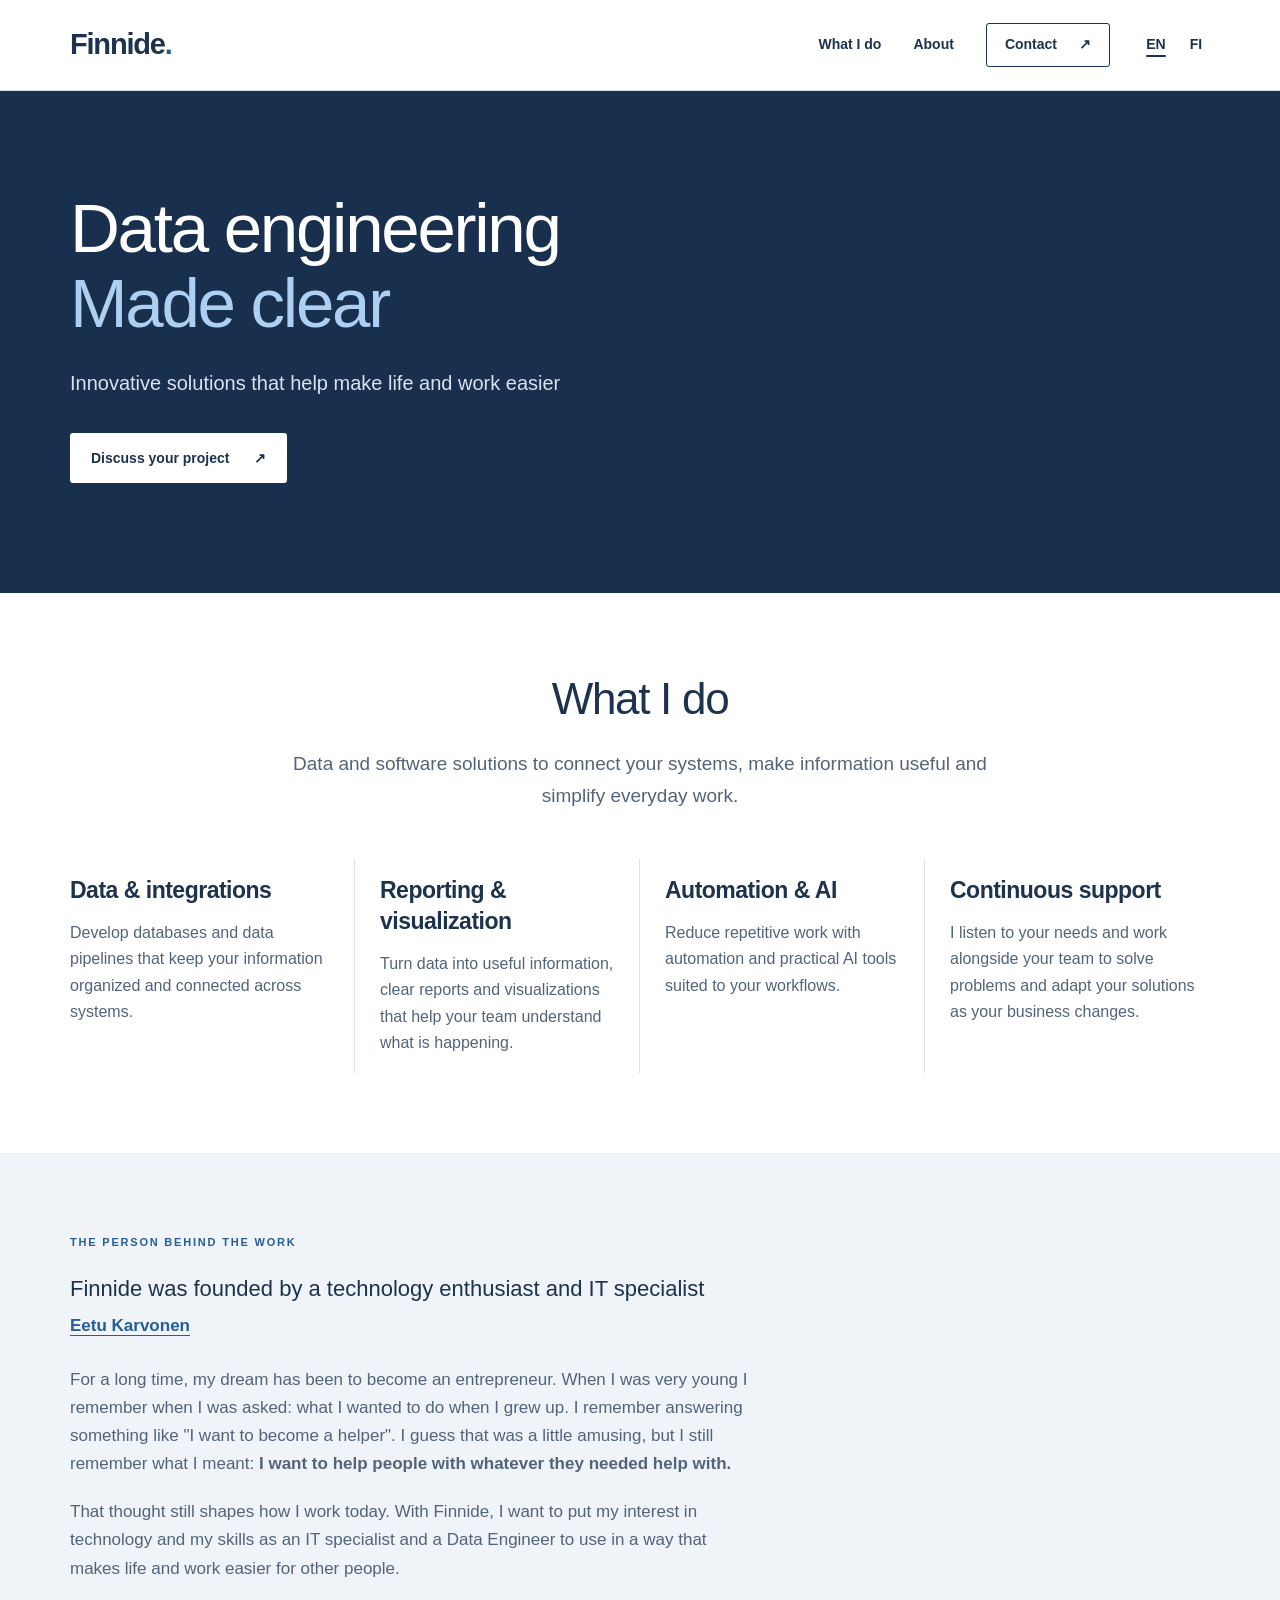
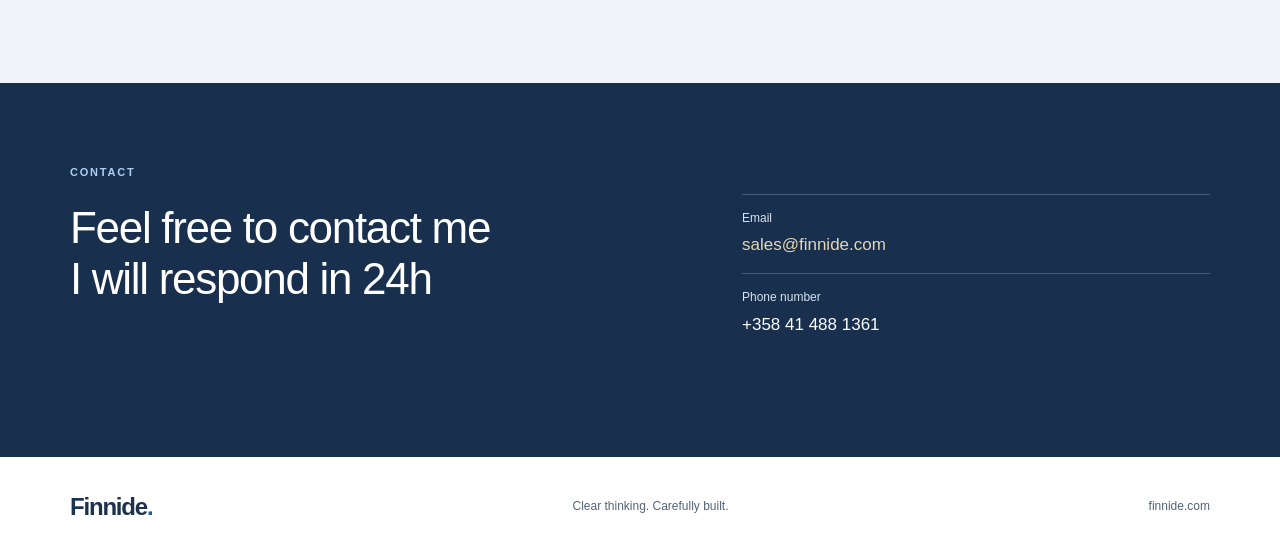
<file: index.html>
<!doctype html>
<html lang="en">
<head>
  <meta charset="utf-8">
  <meta name="viewport" content="width=device-width, initial-scale=1">
  <meta name="description" content="Finnide — independent data engineering, integrations and automation from Finland. Practical solutions, built with clarity.">
  <title>Finnide — Data engineering Made clear</title>
  <link rel="stylesheet" href="style.css">
</head>
<body>
  <a class="skip-link" href="#main">Skip to content</a>

  <header class="site-header">
    <div class="container header-inner">
      <a class="brand" href="#home" aria-label="Finnide home">Finnide<span class="brand-mark" aria-hidden="true">.</span></a>
      <nav aria-label="Main navigation">
        <a href="#services">What I do</a>
        <a href="#about">About</a>
        <a class="nav-contact" href="#contact">Contact <span aria-hidden="true">↗</span></a>
        <span class="language-switch" role="group" aria-label="Language">
          <a href="index.html" lang="en" hreflang="en" aria-label="In English" aria-current="page">EN</a>
          <a href="fi.html" lang="fi" hreflang="fi" aria-label="Suomeksi">FI</a>
        </span>
      </nav>
    </div>
  </header>

  <main id="main">
    <section class="hero home-simple" id="home" aria-labelledby="hero-title">
      <div class="container">
        <div class="home-content">
          <h1 id="hero-title">Data engineering<br><span>Made clear</span></h1>
          <p class="hero-description">Innovative solutions that help make life and work easier</p>
          <a class="button button-light" href="#contact">Discuss your project <span aria-hidden="true">↗</span></a>
        </div>
      </div>
    </section>

    <section class="section services" id="services" aria-labelledby="services-title">
      <div class="container">
        <div class="services-heading">
          <h2 id="services-title">What I do</h2>
          <p>Data and software solutions to connect your systems, make information useful and simplify everyday work.</p>
        </div>
        <div class="service-areas">
          <article class="service-area">
            <h3>Data &amp; integrations</h3>
            <p>Develop databases and data pipelines that keep your information organized and connected across systems.</p>
          </article>
          <article class="service-area">
            <h3>Reporting &amp; visualization</h3>
            <p>Turn data into useful information, clear reports and visualizations that help your team understand what is happening.</p>
          </article>
          <article class="service-area">
            <h3>Automation &amp; AI</h3>
            <p>Reduce repetitive work with automation and practical AI tools suited to your workflows.</p>
          </article>
          <article class="service-area">
            <h3>Continuous support</h3>
            <p>I listen to your needs and work alongside your team to solve problems and adapt your solutions as your business changes.</p>
          </article>
        </div>
      </div>
    </section>

    <section class="section about" id="about" aria-labelledby="about-title">
      <div class="container">
        <div class="about-story">
          <div class="story-header">
            <h2 class="eyebrow" id="about-title">THE PERSON BEHIND THE WORK</h2>
          </div>
          <div class="story-prose">
            <p class="story-lead">Finnide was founded by a technology enthusiast and IT specialist<br>
              <a class="founder-link" href="https://eetukarvonen.net" target="_blank">Eetu Karvonen</a>
            </p>
            <p class="story-body">For a long time, my dream has been to become an entrepreneur. When I was very young I remember when I was asked: what I wanted to do when I grew up. 
              I remember answering something like "I want to become a helper". I guess that was a little amusing, but I still remember what I meant: 
              <b>I want to help people with whatever they needed help with.</b></p>
            <p class="story-body">That thought still shapes how I work today. With Finnide, 
              I want to put my interest in technology and my skills as an IT specialist and a Data Engineer to use in a way that makes life and work easier for other people.</p>
          </div>
        </div>
      </div>
    </section>

    <section class="section contact" id="contact" aria-labelledby="contact-title">
      <div class="container contact-layout">
        <div>
          <p class="eyebrow">CONTACT</p>
          <h2 id="contact-title">Feel free to contact me<br>I will respond in 24h</h2>
        </div>
        <div class="contact-details">
          <dl>
            <div><dt>Email</dt><dd class="placeholder">sales@finnide.com</dd></div>
            <div><dt>Phone number</dt><dd>+358 41 488 1361</dd></div>
          </dl>
        </div>
      </div>
    </section>
  </main>

  <footer class="site-footer">
    <div class="container footer-inner">
      <a class="brand" href="#home">Finnide<span class="brand-mark" aria-hidden="true">.</span></a>
      <p>Clear thinking. Carefully built.</p>
      <span class="footer-domain">finnide.com</span>
    </div>
  </footer>
</body>
</html>
</file>
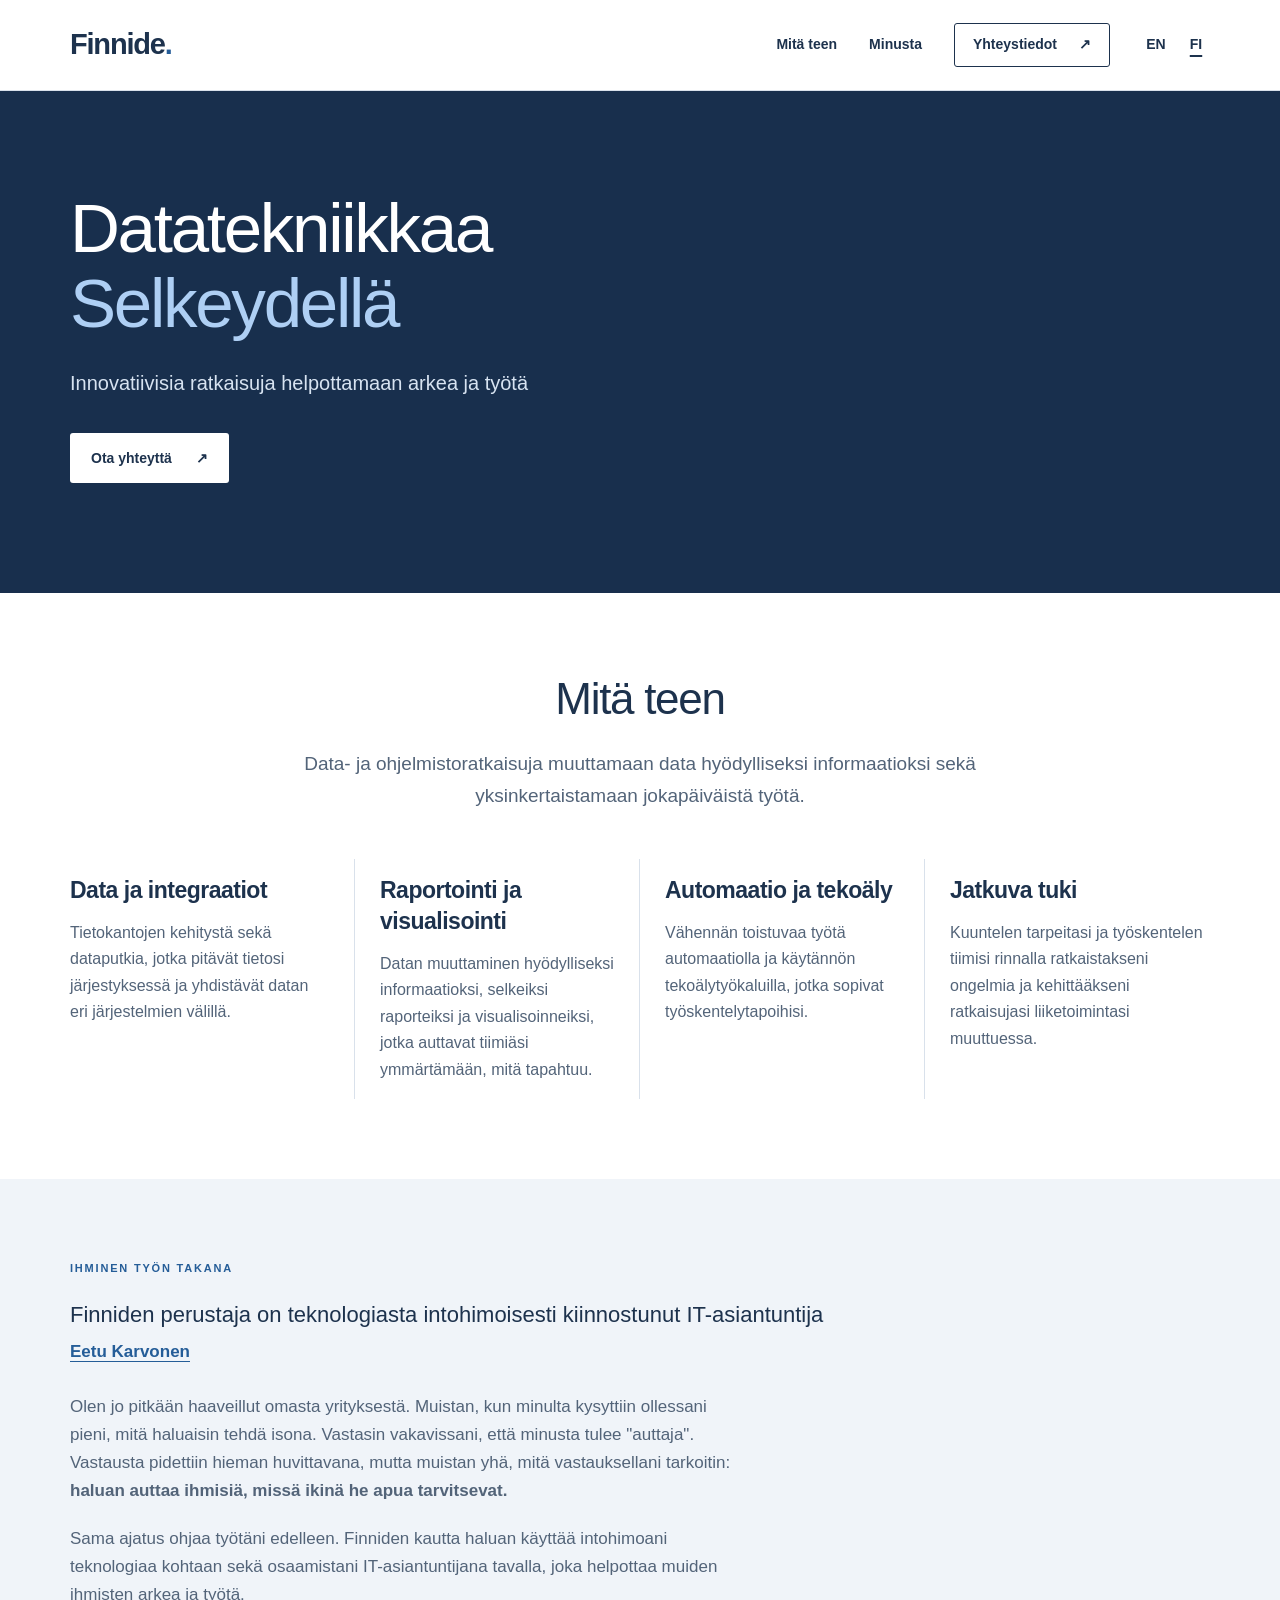
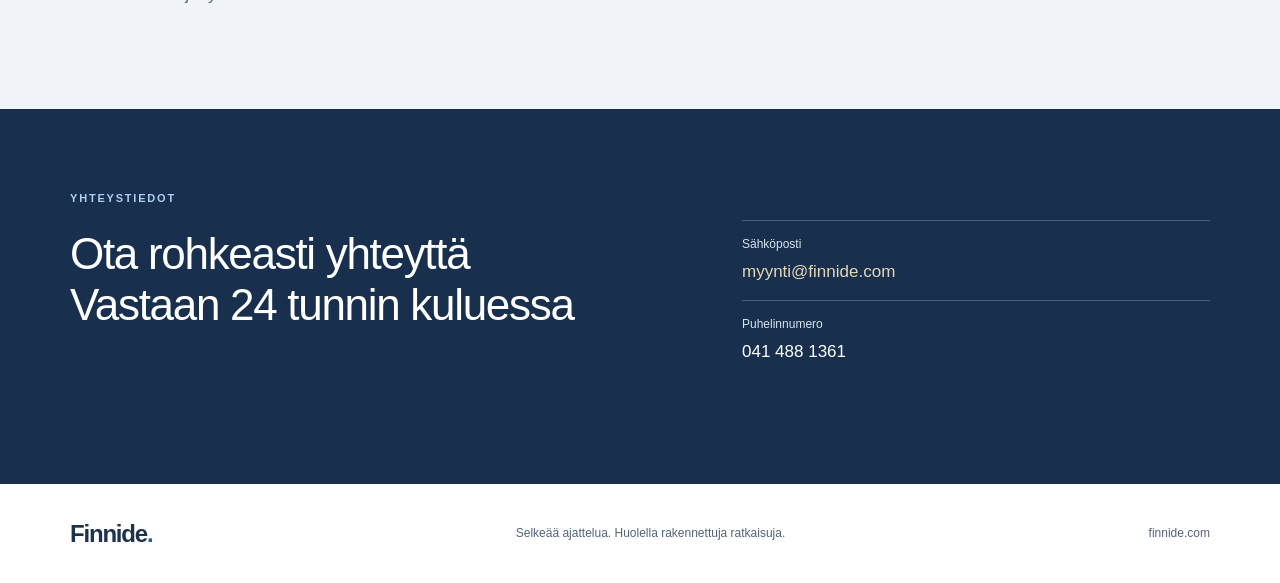
<file: fi.html>
<!doctype html>
<html lang="fi">
<head>
  <meta charset="utf-8">
  <meta name="viewport" content="width=device-width, initial-scale=1">
  <meta name="description" content="Finnide — datatekniikkaa, integraatioita ja automaatiota. Käytännön ratkaisuja, jotka helpottavat arkea ja työtä.">
  <title>Finnide — Datatekniikkaa Selkeydellä</title>
  <link rel="stylesheet" href="style.css">
</head>
<body>
  <a class="skip-link" href="#main">Siirry sisältöön</a>

  <header class="site-header">
    <div class="container header-inner">
      <a class="brand" href="#home" aria-label="Finniden etusivu">Finnide</span><span class="brand-mark" aria-hidden="true">.</span></a>
      <nav aria-label="Päävalikko">
        <a href="#services">Mitä teen</a>
        <a href="#about">Minusta</a>
        <a class="nav-contact" href="#contact">Yhteystiedot <span aria-hidden="true">↗</span></a>
        <span class="language-switch" role="group" aria-label="Kieli">
          <a href="index.html" lang="en" hreflang="en" aria-label="In English">EN</a>
          <a href="fi.html" lang="fi" hreflang="fi" aria-label="Suomeksi" aria-current="page">FI</a>
        </span>
      </nav>
    </div>
  </header>

  <main id="main">
    <section class="hero home-simple" id="home" aria-labelledby="hero-title">
      <div class="container">
        <div class="home-content">
          <h1 id="hero-title">Datatekniikkaa<br><span>Selkeydellä</span></h1>
          <p class="hero-description">Innovatiivisia ratkaisuja helpottamaan arkea ja työtä</p>
          <a class="button button-light" href="#contact">Ota yhteyttä<span aria-hidden="true">↗</span></a>
        </div>
      </div>
    </section>

    <section class="section services" id="services" aria-labelledby="services-title">
      <div class="container">
        <div class="services-heading">
          <h2 id="services-title">Mitä teen</h2>
          <p>Data- ja ohjelmistoratkaisuja muuttamaan data hyödylliseksi informaatioksi sekä yksinkertaistamaan jokapäiväistä työtä.</p>
        </div>
        <div class="service-areas">
          <article class="service-area">
            <h3>Data ja integraatiot</h3>
            <p>Tietokantojen kehitystä sekä dataputkia, jotka pitävät tietosi järjestyksessä ja yhdistävät datan eri järjestelmien välillä.</p>
          </article>
          <article class="service-area">
            <h3>Raportointi ja visualisointi</h3>
            <p>Datan muuttaminen hyödylliseksi informaatioksi, selkeiksi raporteiksi ja visualisoinneiksi, jotka auttavat tiimiäsi ymmärtämään, mitä tapahtuu.</p>
          </article>
          <article class="service-area">
            <h3>Automaatio ja tekoäly</h3>
            <p>Vähennän toistuvaa työtä automaatiolla ja käytännön tekoälytyökaluilla, jotka sopivat työskentelytapoihisi.</p>
          </article>
          <article class="service-area">
            <h3>Jatkuva tuki</h3>
            <p>Kuuntelen tarpeitasi ja työskentelen tiimisi rinnalla ratkaistakseni ongelmia ja kehittääkseni ratkaisujasi liiketoimintasi muuttuessa.</p>
          </article>
        </div>
      </div>
    </section>

    <section class="section about" id="about" aria-labelledby="about-title">
      <div class="container">
        <div class="about-story">
          <div class="story-header">
            <h2 class="eyebrow" id="about-title">IHMINEN TYÖN TAKANA</h2>
          </div>
          <div class="story-prose">
            <p class="story-lead">Finniden perustaja on teknologiasta intohimoisesti kiinnostunut IT-asiantuntija<br>
              <a class="founder-link" href="https://eetukarvonen.net" target="_blank">Eetu Karvonen</a>
            </p>
            <p class="story-body">Olen jo pitkään haaveillut omasta yrityksestä. 
              Muistan, kun minulta kysyttiin ollessani pieni, mitä haluaisin tehdä isona. 
              Vastasin vakavissani, että minusta tulee "auttaja". 
              Vastausta pidettiin hieman huvittavana, 
              mutta muistan yhä, mitä vastauksellani tarkoitin: <b>haluan auttaa ihmisiä, missä ikinä he apua tarvitsevat.</b></p>
            <p class="story-body">Sama ajatus ohjaa työtäni edelleen. 
              Finniden kautta haluan käyttää intohimoani teknologiaa kohtaan sekä osaamistani IT-asiantuntijana tavalla, 
              joka helpottaa muiden ihmisten arkea ja työtä.</p>
          </div>
        </div>
      </div>
    </section>

    <section class="section contact" id="contact" aria-labelledby="contact-title">
      <div class="container contact-layout">
        <div>
          <p class="eyebrow">YHTEYSTIEDOT</p>
          <h2 id="contact-title">Ota rohkeasti yhteyttä<br>Vastaan 24 tunnin kuluessa</h2>
        </div>
        <div class="contact-details">
          <dl>
            <div><dt>Sähköposti</dt><dd class="placeholder">myynti@finnide.com</dd></div>
            <div><dt>Puhelinnumero</dt><dd>041 488 1361</dd></div>
          </dl>
        </div>
      </div>
    </section>
  </main>

  <footer class="site-footer">
    <div class="container footer-inner">
      <a class="brand" href="#home">Finnide<span class="brand-mark" aria-hidden="true">.</span></a>
      <p>Selkeää ajattelua. Huolella rakennettuja ratkaisuja.</p>
      <span class="footer-domain">finnide.com</span>
    </div>
  </footer>
</body>
</html>
</file>
<file: style.css>
/* Finnide
   Shared stylesheet for index.html and fi.html.
   Keep layout, accessibility and responsive rules here. */

/* 1. Theme — shared navy palette for English and Finnish. */
:root {
  --ink: #1d324d;
  --muted: #536479;
  --accent: #255d98;
  --hero: #182f4d;
  --hero-text: #d7e3f1;
  --highlight: #aecff4;
  --paper: #ffffff;
  --soft: #f0f4f9;
  --line: #d9e1eb;
  --content-width: 1140px;
}

/* 2. Base styles, typography and accessible links. */
* {
  box-sizing: border-box;
}

html {
  scroll-padding-top: 112px;
}

body {
  margin: 0;
  background: var(--paper);
  color: var(--ink);
  font-family: "Segoe UI", "Helvetica Neue", Arial, sans-serif;
  font-size: 17px;
  line-height: 1.65;
}

h1, h2, h3, p {
  margin-top: 0;
}

p {
  margin-bottom: 20px;
}

a {
  color: inherit;
  text-decoration: none;
}

a:hover {
  text-decoration: underline;
  text-underline-offset: 5px;
}

a:focus-visible {
  outline: 3px solid #b97528;
  outline-offset: 5px;
}

/* Shared page width. */
.container {
  width: min(var(--content-width), calc(100% - 96px));
  margin-inline: auto;
}

/* Keyboard skip link, revealed when focused. */
.skip-link {
  position: fixed;
  top: -100px;
  left: 16px;
  z-index: 20;
  padding: 12px 18px;
  background: var(--paper);
  color: var(--ink);
}

.skip-link:focus {
  top: 12px;
}

/* 3. Header and main navigation. */
.site-header {
  position: sticky;
  top: 0;
  z-index: 10;
  background: var(--paper);
  border-bottom: 1px solid var(--line);
}

.header-inner {
  display: flex;
  align-items: center;
  justify-content: space-between;
  gap: 28px;
  min-height: 90px;
}

.brand {
  white-space: nowrap;
  font-size: 29px;
  font-weight: 700;
  letter-spacing: -1.2px;
}

.brand-mark {
  color: var(--accent);
}

nav {
  display: flex;
  align-items: center;
  gap: 32px;
  font-size: 14px;
  font-weight: 600;
}

nav a {
  display: inline-flex;
  align-items: center;
  min-height: 44px;
}

.nav-contact {
  gap: 22px;
  padding: 7px 18px;
  border: 1px solid var(--ink);
  border-radius: 3px;
}

.nav-contact:hover {
  background: var(--soft);
  text-decoration: none;
}

/* 4. Home section. */
.hero {
  background: var(--hero);
  color: white;
}

.eyebrow {
  margin-bottom: 21px;
  font-size: 11px;
  font-weight: 700;
  letter-spacing: 1.8px;
  color: var(--accent);
}

h1 {
  font-weight: 500;
  line-height: 1.08;
  letter-spacing: -2.3px;
}

h1 span {
  color: var(--highlight);
}

.hero-description {
  color: var(--hero-text);
  line-height: 1.55;
}

.button {
  display: inline-flex;
  align-items: center;
  justify-content: space-between;
  gap: 24px;
  min-height: 50px;
  padding: 13px 21px;
  border-radius: 3px;
  font-size: 14px;
  font-weight: 600;
}

.button-light {
  background: white;
  color: var(--ink);
}

.button-light:hover {
  background: var(--highlight);
  text-decoration: none;
}

/* Shared section spacing. */
.section {
  padding-block: 80px;
}

h2 {
  margin-bottom: 24px;
  font-size: clamp(32px, 3.5vw, 44px);
  font-weight: 500;
  line-height: 1.16;
  letter-spacing: -1.3px;
}

h3 {
  font-weight: 600;
  line-height: 1.35;
  letter-spacing: -0.5px;
}

/* 5. About section background. */
.about {
  background: var(--soft);
}

/* 6. Contact section. */
.contact {
  background: var(--hero);
  color: white;
}

.contact-layout {
  display: grid;
  grid-template-columns: 1.1fr 0.9fr;
  gap: 100px;
}

.contact .eyebrow {
  color: var(--highlight);
}

.contact-details {
  padding-top: 7px;
}

.contact-details dl {
  margin: 24px 0;
}

.contact-details dl > div {
  border-top: 1px solid #435d7d;
  padding-block: 14px;
}

.contact-details dt {
  font-size: 12px;
  color: var(--hero-text);
}

.contact-details dd {
  margin: 3px 0 0;
  font-size: 17px;
}

.placeholder {
  color: #e4d7b5;
}

/* 7. Footer. */
.footer-inner {
  display: flex;
  align-items: center;
  justify-content: space-between;
  gap: 24px;
  padding-block: 30px;
}

.footer-inner .brand {
  font-size: 24px;
}

.footer-inner p, .footer-domain {
  margin: 0;
  color: var(--muted);
  font-size: 12px;
}

/* Responsive layout — tablet. */
@media (max-width: 950px) {
  .container {
    width: calc(100% - 48px);
  }

  .contact-layout {
    gap: 45px;
  }
}

/* Responsive layout — phone. */
@media (max-width: 700px) {
  html {
    scroll-padding-top: 134px;
  }

  .container {
    width: calc(100% - 40px);
  }

  .header-inner {
    flex-wrap: wrap;
    justify-content: center;
    gap: 4px;
    padding-block: 12px;
  }

  .brand {
    font-size: 26px;
  }

  nav {
    justify-content: center;
    width: 100%;
    gap: 26px;
    font-size: 13px;
  }

  .nav-contact {
    border: 0;
    padding-inline: 0;
    gap: 8px;
  }

  .contact-layout {
    grid-template-columns: 1fr;
    gap: 32px;
  }

  h1 {
    font-size: clamp(39px, 8.8vw, 56px);
    letter-spacing: -1.6px;
  }

  .hero-description {
    font-size: 19px;
  }

  .section {
    padding-block: 52px;
  }

  .footer-inner {
    flex-wrap: wrap;
    gap: 12px 24px;
  }

  .footer-domain {
    width: 100%;
  }
}

/* Home layout — one left-aligned content block. */
.home-simple {
  padding: 100px 0 110px;
  text-align: left;
}

.home-simple .home-content {
  max-width: 760px;
  margin: 0;
}

.home-simple h1 {
  font-size: clamp(44px, 5.4vw, 72px);
  margin-bottom: 0;
}

.home-simple .hero-description {
  max-width: 510px;
  margin: 28px 0 34px;
  font-size: 20px;
}

/* Responsive layout — phone. */
@media (max-width: 700px) {
  .home-simple {
    padding: 62px 0 68px;
  }

  .home-simple h1 {
    font-size: clamp(39px, 9vw, 56px);
  }
}

.services-heading > p {
  color: var(--muted);
  font-size: 19px;
  margin-bottom: 0;
}

.service-area h3 {
  font-size: 23px;
  margin-bottom: 14px;
}

.service-area p {
  color: var(--muted);
  font-size: 16px;
  margin-bottom: 0;
}

/* 8. Services — centered introduction and four open columns. */
.services-heading {
  max-width: 720px;
  margin-bottom: 48px;
  text-align: center;
  margin-inline: auto;
}

.service-areas {
  display: grid;
  grid-template-columns: repeat(4, 1fr);
  gap: 0;
}

.service-area {
  min-width: 0;
  padding: 16px 25px;
  border-right: 1px solid var(--line);
}

.service-area:first-child {
  padding-left: 0;
}

.service-area:last-child {
  padding-right: 0;
  border-right: 0;
}

/* Responsive layout — tablet. */
@media (max-width: 950px) {
  .service-areas {
    grid-template-columns: repeat(2, 1fr);
    gap: 30px;
  }

  .service-area, .service-area:first-child, .service-area:last-child {
    padding: 0;
    border: 0;
  }
}

/* Services — stack into one column. */
@media (max-width: 600px) {
  .service-areas {
    grid-template-columns: 1fr;
  }

  .services-heading {
    text-align: left;
  }

  .service-area {
    padding-top: 20px;
    border-top: 1px solid var(--line);
  }
}

/* 9. Founder story — readable prose and a small section heading. */
.about-story {
  max-width: 760px;
}

.about-story h2.eyebrow {
  font-size: 11px;
  font-weight: 700;
  line-height: 1.65;
  letter-spacing: 1.8px;
  margin-bottom: 21px;
}

.about-story .story-lead {
  font-size: 22px;
  line-height: 1.55;
  color: var(--ink);
}

.about-story .story-body {
  max-width: 680px;
  color: var(--muted);
}

/* 10. Language selector — underline the current language. */
.language-switch {
  display: inline-flex;
  align-items: center;
  gap: 12px;
  white-space: nowrap;
}

.language-switch a {
  justify-content: center;
  min-width: 28px;
}

.language-switch a[aria-current="page"] {
  text-decoration: underline;
  text-decoration-thickness: 2px;
  text-underline-offset: 6px;
}

/* Narrow phones — allow navigation to wrap. */
@media (max-width: 420px) {
  .site-header nav {
    flex-wrap: wrap;
    column-gap: 12px;
    row-gap: 0;
  }

  html {
    scroll-padding-top: 180px;
  }
}

/* Founder website link — smaller than the introduction. */
.about-story .founder-link {
  display: inline-block;
  padding-block: 7px;
  font-size: 17px;
  font-weight: 600;
  color: var(--accent);
  text-decoration: underline;
  text-decoration-thickness: 1px;
  text-underline-offset: 4px;
}

.about-story .founder-link:hover {
  color: var(--ink);
  text-decoration-thickness: 2px;
}
</file>
